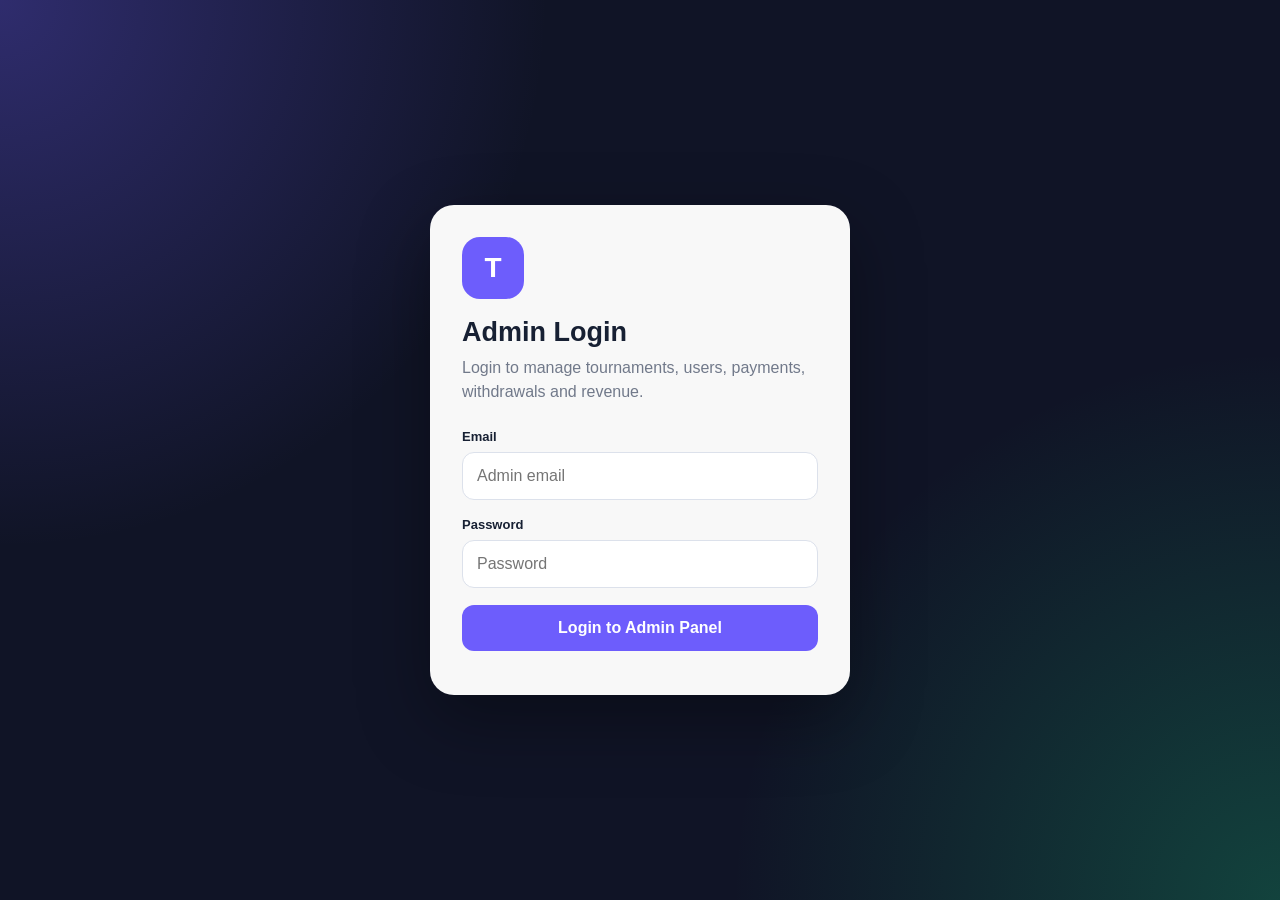
<file: public/index.html>
<!DOCTYPE html>
<html lang="en">
<head>
  <meta charset="UTF-8" />
  <meta name="viewport" content="width=device-width, initial-scale=1.0" />

  <title>Tournament Admin Panel</title>

  <style>
    * {
      box-sizing: border-box;
      margin: 0;
      padding: 0;
      font-family: Arial, Helvetica, sans-serif;
    }

    body {
      background: #f4f6fb;
      color: #172033;
    }

    button,
    input,
    select {
      font: inherit;
    }

    .hidden {
      display: none !important;
    }

    /* ================= LOGIN ================= */

    #loginPage {
      min-height: 100vh;
      display: flex;
      align-items: center;
      justify-content: center;
      padding: 20px;
      background:
        radial-gradient(circle at top left, #6d5dfc55, transparent 35%),
        radial-gradient(circle at bottom right, #19c37d44, transparent 35%),
        #101426;
    }

    .login-card {
      width: 100%;
      max-width: 420px;
      background: rgba(255,255,255,.97);
      border-radius: 24px;
      padding: 32px;
      box-shadow: 0 25px 70px rgba(0,0,0,.35);
    }

    .logo {
      width: 62px;
      height: 62px;
      border-radius: 18px;
      background: #6d5dfc;
      color: white;
      display: flex;
      align-items: center;
      justify-content: center;
      font-size: 28px;
      font-weight: 800;
      margin-bottom: 18px;
    }

    .login-card h1 {
      font-size: 27px;
      margin-bottom: 8px;
    }

    .login-card p {
      color: #71798a;
      margin-bottom: 25px;
      line-height: 1.5;
    }

    .field {
      margin-bottom: 17px;
    }

    .field label {
      display: block;
      font-size: 13px;
      font-weight: 700;
      margin-bottom: 8px;
    }

    .field input,
    .field select {
      width: 100%;
      padding: 14px;
      border: 1px solid #dce1eb;
      border-radius: 12px;
      outline: none;
      background: white;
    }

    .field input:focus,
    .field select:focus {
      border-color: #6d5dfc;
    }

    .primary-btn {
      width: 100%;
      border: 0;
      padding: 14px;
      border-radius: 12px;
      background: #6d5dfc;
      color: white;
      font-weight: 800;
      cursor: pointer;
    }

    .primary-btn:hover {
      opacity: .92;
    }

    .login-error {
      color: #e53935;
      font-size: 13px;
      margin-top: 12px;
      text-align: center;
    }

    /* ================= ADMIN ================= */

    #adminPage {
      min-height: 100vh;
    }

    .layout {
      display: flex;
      min-height: 100vh;
    }

    .sidebar {
      width: 245px;
      background: #111827;
      color: white;
      padding: 22px 15px;
      position: fixed;
      left: 0;
      top: 0;
      bottom: 0;
      z-index: 20;
      overflow-y: auto;
    }

    .brand {
      display: flex;
      align-items: center;
      gap: 11px;
      padding: 5px 10px 25px;
      font-size: 19px;
      font-weight: 900;
    }

    .brand-icon {
      width: 40px;
      height: 40px;
      background: #6d5dfc;
      border-radius: 12px;
      display: flex;
      align-items: center;
      justify-content: center;
    }

    .menu-title {
      color: #7f899b;
      font-size: 10px;
      font-weight: 800;
      margin: 17px 10px 8px;
      text-transform: uppercase;
      letter-spacing: 1px;
    }

    .nav-btn {
      width: 100%;
      border: 0;
      background: transparent;
      color: #b9c0ce;
      padding: 12px 13px;
      border-radius: 11px;
      text-align: left;
      cursor: pointer;
      margin-bottom: 4px;
      font-weight: 700;
    }

    .nav-btn:hover,
    .nav-btn.active {
      background: #252d40;
      color: white;
    }

    .logout {
      margin-top: 20px;
      color: #ff7b7b;
    }

    .main {
      margin-left: 245px;
      width: calc(100% - 245px);
      min-width: 0;
    }

    .topbar {
      height: 70px;
      background: white;
      border-bottom: 1px solid #e9edf4;
      display: flex;
      align-items: center;
      justify-content: space-between;
      padding: 0 28px;
      position: sticky;
      top: 0;
      z-index: 10;
    }

    .topbar h2 {
      font-size: 20px;
    }

    .admin-info {
      display: flex;
      align-items: center;
      gap: 10px;
      font-size: 13px;
      font-weight: 700;
    }

    .avatar {
      width: 38px;
      height: 38px;
      border-radius: 50%;
      background: #6d5dfc;
      color: white;
      display: flex;
      align-items: center;
      justify-content: center;
      font-weight: 900;
    }

    .content {
      padding: 25px;
    }

    /* ================= DASHBOARD ================= */

    .welcome {
      margin-bottom: 22px;
    }

    .welcome h1 {
      font-size: 27px;
      margin-bottom: 5px;
    }

    .welcome p {
      color: #7b8495;
    }

    .stats {
      display: grid;
      grid-template-columns: repeat(4, 1fr);
      gap: 16px;
      margin-bottom: 22px;
    }

    .stat-card {
      background: white;
      border-radius: 17px;
      padding: 20px;
      border: 1px solid #edf0f5;
      box-shadow: 0 7px 25px rgba(30,40,70,.05);
    }

    .stat-top {
      display: flex;
      justify-content: space-between;
      align-items: center;
    }

    .stat-icon {
      width: 42px;
      height: 42px;
      border-radius: 13px;
      background: #f0efff;
      color: #6d5dfc;
      display: flex;
      align-items: center;
      justify-content: center;
      font-size: 20px;
    }

    .stat-label {
      color: #7c8494;
      font-size: 13px;
      margin-top: 16px;
    }

    .stat-value {
      font-size: 25px;
      font-weight: 900;
      margin-top: 5px;
    }

    .dashboard-grid {
      display: grid;
      grid-template-columns: 1.5fr 1fr;
      gap: 18px;
    }

    .panel {
      background: white;
      border: 1px solid #edf0f5;
      border-radius: 17px;
      padding: 20px;
      box-shadow: 0 7px 25px rgba(30,40,70,.05);
    }

    .panel-head {
      display: flex;
      align-items: center;
      justify-content: space-between;
      margin-bottom: 17px;
    }

    .panel-head h3 {
      font-size: 16px;
    }

    .small-btn {
      border: 0;
      background: #f0efff;
      color: #6252e8;
      padding: 8px 12px;
      border-radius: 9px;
      cursor: pointer;
      font-size: 12px;
      font-weight: 800;
    }

    .activity {
      display: flex;
      justify-content: space-between;
      padding: 13px 0;
      border-bottom: 1px solid #eef1f5;
    }

    .activity:last-child {
      border-bottom: 0;
    }

    .activity strong {
      display: block;
      font-size: 13px;
    }

    .activity span {
      color: #7b8495;
      font-size: 11px;
    }

    .amount {
      font-weight: 900;
    }

    /* ================= SECTIONS ================= */

    .section {
      display: none;
    }

    .section.active {
      display: block;
    }

    .section-header {
      display: flex;
      justify-content: space-between;
      align-items: center;
      margin-bottom: 20px;
      gap: 10px;
    }

    .section-header h2 {
      font-size: 23px;
    }

    .action-btn {
      border: 0;
      background: #6d5dfc;
      color: white;
      padding: 11px 15px;
      border-radius: 10px;
      cursor: pointer;
      font-weight: 800;
    }

    .table-wrap {
      background: white;
      border-radius: 17px;
      overflow-x: auto;
      border: 1px solid #edf0f5;
    }

    table {
      width: 100%;
      border-collapse: collapse;
      min-width: 700px;
    }

    th,
    td {
      text-align: left;
      padding: 15px;
      border-bottom: 1px solid #eef1f5;
      font-size: 13px;
    }

    th {
      color: #737c8e;
      font-size: 11px;
      text-transform: uppercase;
    }

    .badge {
      display: inline-block;
      padding: 5px 9px;
      border-radius: 20px;
      font-size: 10px;
      font-weight: 900;
    }

    .green {
      background: #e7f8ef;
      color: #149253;
    }

    .orange {
      background: #fff2dc;
      color: #c77b00;
    }

    .red {
      background: #ffe8e8;
      color: #d93636;
    }

    .blue {
      background: #e9edff;
      color: #5061d9;
    }

    /* ================= MODAL ================= */

    .modal {
      position: fixed;
      inset: 0;
      background: rgba(0,0,0,.55);
      display: flex;
      align-items: center;
      justify-content: center;
      padding: 20px;
      z-index: 100;
    }

    .modal-card {
      background: white;
      width: 100%;
      max-width: 560px;
      max-height: 90vh;
      overflow-y: auto;
      border-radius: 20px;
      padding: 25px;
    }

    .modal-head {
      display: flex;
      justify-content: space-between;
      margin-bottom: 20px;
    }

    .close-btn {
      border: 0;
      background: #f1f3f7;
      width: 34px;
      height: 34px;
      border-radius: 50%;
      cursor: pointer;
    }

    .form-grid {
      display: grid;
      grid-template-columns: 1fr 1fr;
      gap: 13px;
    }

    .form-grid .full {
      grid-column: 1 / -1;
    }

    /* ================= MOBILE ================= */

    .mobile-menu {
      display: none;
      border: 0;
      background: #f1f3f7;
      width: 40px;
      height: 40px;
      border-radius: 10px;
      cursor: pointer;
    }

    @media (max-width: 1000px) {
      .stats {
        grid-template-columns: repeat(2, 1fr);
      }

      .dashboard-grid {
        grid-template-columns: 1fr;
      }
    }

    @media (max-width: 700px) {
      .sidebar {
        transform: translateX(-100%);
        transition: .25s;
      }

      .sidebar.open {
        transform: translateX(0);
      }

      .main {
        margin-left: 0;
        width: 100%;
      }

      .mobile-menu {
        display: block;
      }

      .topbar {
        padding: 0 15px;
      }

      .content {
        padding: 16px;
      }

      .stats {
        grid-template-columns: 1fr 1fr;
        gap: 10px;
      }

      .stat-card {
        padding: 15px;
      }

      .stat-value {
        font-size: 20px;
      }

      .form-grid {
        grid-template-columns: 1fr;
      }

      .form-grid .full {
        grid-column: auto;
      }
    }

    @media (max-width: 430px) {
      .stats {
        grid-template-columns: 1fr;
      }

      .login-card {
        padding: 25px;
      }
    }
  </style>
</head>

<body>

<!-- ================= LOGIN PAGE ================= -->

<div id="loginPage">

  <div class="login-card">

    <div class="logo">T</div>

    <h1>Admin Login</h1>

    <p>
      Login to manage tournaments, users,
      payments, withdrawals and revenue.
    </p>

    <form id="loginForm">

      <div class="field">
        <label>Email</label>
        <input
          type="email"
          id="loginEmail"
          placeholder="Admin email"
          required
        />
      </div>

      <div class="field">
        <label>Password</label>
        <input
          type="password"
          id="loginPassword"
          placeholder="Password"
          required
        />
      </div>

      <button class="primary-btn" type="submit">
        Login to Admin Panel
      </button>

      <div
        id="loginError"
        class="login-error"
      ></div>

    </form>

  </div>

</div>


<!-- ================= ADMIN PAGE ================= -->

<div id="adminPage" class="hidden">

  <div class="layout">

    <!-- SIDEBAR -->

    <aside class="sidebar" id="sidebar">

      <div class="brand">
        <div class="brand-icon">T</div>
        Tournament Admin
      </div>

      <div class="menu-title">
        Main
      </div>

      <button
        class="nav-btn active"
        data-section="dashboard"
      >
        📊 Dashboard
      </button>

      <button
        class="nav-btn"
        data-section="tournaments"
      >
        🏆 Tournaments
      </button>

      <button
        class="nav-btn"
        data-section="users"
      >
        👥 Users
      </button>

      <div class="menu-title">
        Finance
      </div>

      <button
        class="nav-btn"
        data-section="payments"
      >
        💳 Payments
      </button>

      <button
        class="nav-btn"
        data-section="withdrawals"
      >
        💸 Withdrawals
      </button>

      <div class="menu-title">
        System
      </div>

      <button
        class="nav-btn"
        data-section="settings"
      >
        ⚙️ Settings
      </button>

      <button
        class="nav-btn logout"
        id="logoutBtn"
      >
        🚪 Logout
      </button>

    </aside>


    <!-- MAIN -->

    <main class="main">

      <header class="topbar">

        <div style="display:flex;align-items:center;gap:12px;">

          <button
            class="mobile-menu"
            id="mobileMenu"
          >
            ☰
          </button>

          <h2 id="pageTitle">
            Dashboard
          </h2>

        </div>

        <div class="admin-info">

          <div>
            <div id="adminName">
              Administrator
            </div>

            <small style="color:#8a92a2;">
              Super Admin
            </small>
          </div>

          <div class="avatar">
            A
          </div>

        </div>

      </header>


      <div class="content">


        <!-- ================= DASHBOARD ================= -->

        <section
          id="dashboard"
          class="section active"
        >

          <div class="welcome">

            <h1>Dashboard Overview</h1>

            <p>
              Monitor your tournament business
              from one place.
            </p>

          </div>


          <div class="stats">

            <div class="stat-card">

              <div class="stat-top">

                <span>Revenue</span>

                <div class="stat-icon">
                  ₹
                </div>

              </div>

              <div class="stat-label">
                Total Entry Revenue
              </div>

              <div
                class="stat-value"
                id="totalRevenue"
              >
                ₹0
              </div>

            </div>


            <div class="stat-card">

              <div class="stat-top">

                <span>Users</span>

                <div class="stat-icon">
                  👥
                </div>

              </div>

              <div class="stat-label">
                Registered Users
              </div>

              <div
                class="stat-value"
                id="totalUsers"
              >
                0
              </div>

            </div>


            <div class="stat-card">

              <div class="stat-top">

                <span>Tournaments</span>

                <div class="stat-icon">
                  🏆
                </div>

              </div>

              <div class="stat-label">
                Active Tournaments
              </div>

              <div
                class="stat-value"
                id="activeTournaments"
              >
                0
              </div>

            </div>


            <div class="stat-card">

              <div class="stat-top">

                <span>Withdrawals</span>

                <div class="stat-icon">
                  💸
                </div>

              </div>

              <div class="stat-label">
                Total Withdrawals
              </div>

              <div
                class="stat-value"
                id="totalWithdrawals"
              >
                ₹0
              </div>

            </div>

          </div>


          <div class="dashboard-grid">

            <div class="panel">

              <div class="panel-head">

                <h3>
                  Business Summary
                </h3>

                <button
                  class="small-btn"
                  onclick="loadDashboard()"
                >
                  Refresh
                </button>

              </div>

              <div class="activity">

                <div>
                  <strong>
                    Total Deposits
                  </strong>

                  <span>
                    Successful deposits
                  </span>
                </div>

                <div
                  class="amount"
                  id="totalDeposits"
                >
                  ₹0
                </div>

              </div>

              <div class="activity">

                <div>
                  <strong>
                    Entry Fees
                  </strong>

                  <span>
                    Tournament entry revenue
                  </span>
                </div>

                <div
                  class="amount"
                  id="entryFees"
                >
                  ₹0
                </div>

              </div>

              <div class="activity">

                <div>
                  <strong>
                    Active Users
                  </strong>

                  <span>
                    Currently active accounts
                  </span>
                </div>

                <div
                  class="amount"
                  id="activeUsers"
                >
                  0
                </div>

              </div>

            </div>


            <div class="panel">

              <div class="panel-head">

                <h3>
                  Quick Actions
                </h3>

              </div>

              <button
                class="action-btn"
                style="width:100%;margin-bottom:10px;"
                onclick="showSection('tournaments')"
              >
                + Create Tournament
              </button>

              <button
                class="small-btn"
                style="width:100%;padding:12px;"
                onclick="showSection('withdrawals')"
              >
                View Withdrawals
              </button>

            </div>

          </div>

        </section>


        <!-- ================= TOURNAMENTS ================= -->

        <section
          id="tournaments"
          class="section"
        >

          <div class="section-header">

            <h2>Tournaments</h2>

            <button
              class="action-btn"
              onclick="openTournamentModal()"
            >
              + Create Tournament
            </button>

          </div>

          <div class="table-wrap">

            <table>

              <thead>

                <tr>
                  <th>Title</th>
                  <th>Game</th>
                  <th>Entry</th>
                  <th>Prize</th>
                  <th>Players</th>
                  <th>Status</th>
                  <th>Action</th>
                </tr>

              </thead>

              <tbody
                id="tournamentTable"
              >

                <tr>
                  <td colspan="7">
                    Loading tournaments...
                  </td>
                </tr>

              </tbody>

            </table>

          </div>

        </section>


        <!-- ================= USERS ================= -->

        <section
          id="users"
          class="section"
        >

          <div class="section-header">

            <h2>Users</h2>

            <button
              class="small-btn"
              onclick="loadUsers()"
            >
              Refresh
            </button>

          </div>

          <div class="table-wrap">

            <table>

              <thead>

                <tr>
                  <th>Name</th>
                  <th>Email</th>
                  <th>Wallet</th>
                  <th>Joined</th>
                  <th>Status</th>
                  <th>Action</th>
                </tr>

              </thead>

              <tbody id="usersTable">

                <tr>
                  <td colspan="6">
                    Loading users...
</file>
